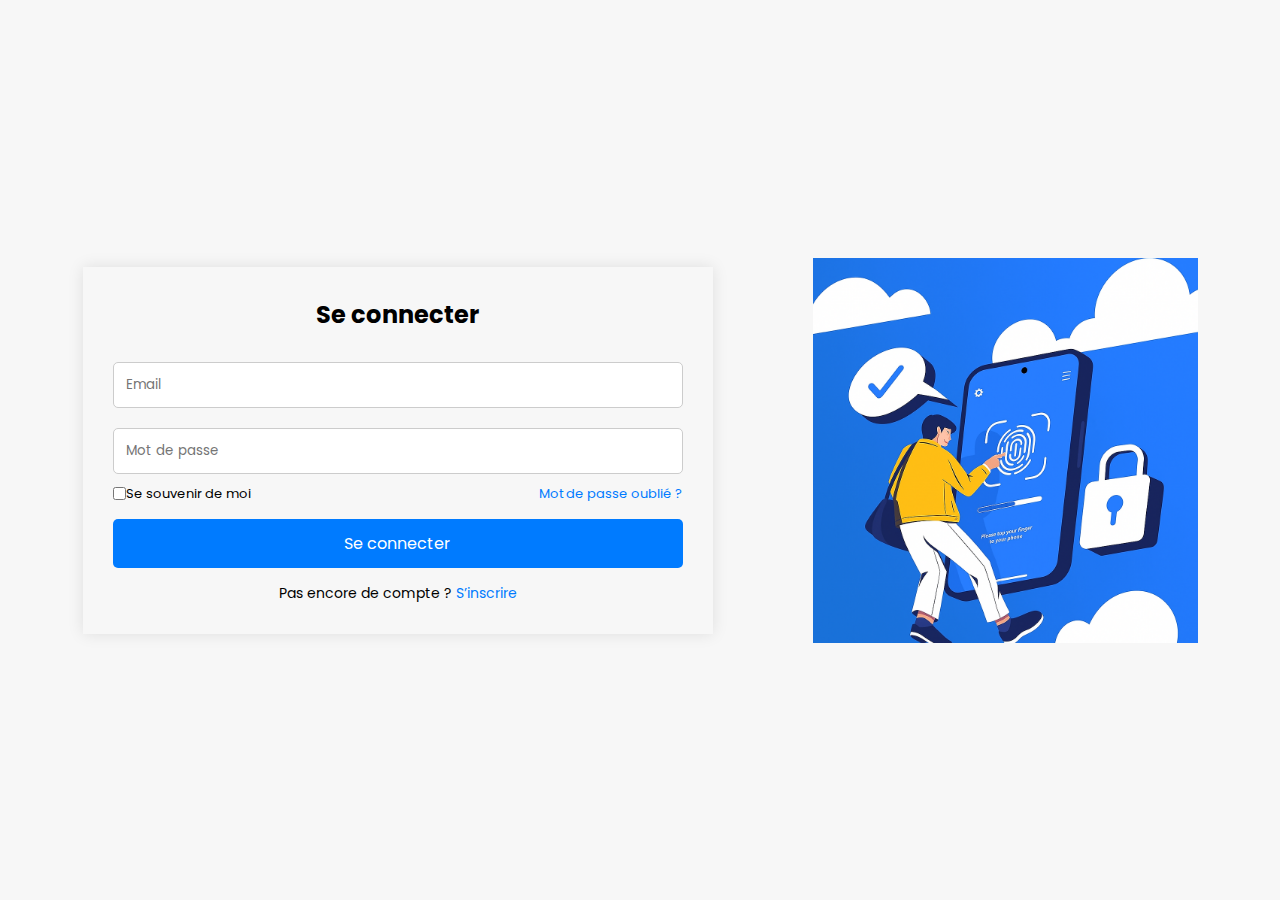
<file: Pages/conn.html>
<html lang="fr">
<head>
    <meta charset="UTF-8">
    <meta name="viewport" content="width=device-width, initial-scale=1.0">
    <title>Page de connection</title>
     <link rel="stylesheet" href="index.html">
     <link rel="stylesheet" href="style.css">
     
</head>
<body>
    <!--
    <h2>Se connecter</h2>
    <div class="conn">
    <form action="">
        <label for="">Email:</label>
        <input type="email">
        <label for="">Mot de passe:</label>
        <input type="password"><br>
        <button type="submit">Connexion</button>
        
    </form>
    </div> -->

    
  <style>
    @import url('https://fonts.googleapis.com/css2?family=Poppins:ital,wght@0,100;0,200;0,300;0,400;0,500;0,600;0,700;0,800;0,900;1,100;1,200;1,300;1,400;1,500;1,600;1,700;1,800;1,900&family=Roboto:ital,wght@0,100..900;1,100..900&display=swap');

    body {
      font-family: 'Poppins', sans-serif;
      background:rgba(245, 245, 245, 0.765);
      display: flex;
      align-items: center;
      justify-content: center;
      height: 100vh;
      margin: 0;
    }

    .login-container {
    
      padding: 30px;
      
      
      box-shadow: 0 0 15px rgba(0,0,0,0.1); 
    }

    .login-container h2 {
      text-align: center;
      margin-bottom: 20px;
    }

    .login-container input[type="email"],
    .login-container input[type="password"] {
      width: 100%;
      padding: 12px;
      margin: 10px 0;
      border: 1px solid #ccc;
      border-radius: 5px;
      box-sizing: border-box;
    }

    .login-container .remember {
      display: flex;
      justify-content: space-between;
      align-items: center;
      font-size: 13px;
    }

    .login-container .remember label {
      display: flex;
      align-items: center;
    }

    .btn_conn {
      width: 100%;
      padding: 12px;
      background-color:#007bff;
      color: #fff;  
      border: none;
      border-radius: 5px;
      margin-top: 15px;
      cursor: pointer;
      font-size: 16px;
    }

    
  

    

    .login-container .signup {
      text-align: center;
      margin-top: 15px;
      font-size: 14px;
    }

    .login-container a {
      color: #007bff;
      text-decoration: none;
    }

    .login-container a:hover {
      text-decoration: none;
    }
    .connexion{
        display: flex;
        flex-wrap: wrap;
        justify-content:space-evenly;
        align-items: center; 
    }
    .connexion img{
        margin-left: 100px;
        
    }
    
@media (max-width: 768px) {
  .connexion {
    font-size: 3.4rem; /* Réduit légèrement la taille sur les écrans moyens */
    width: 80%;
     position: relative;
    top:  10rem;
   
  }
  .img_illus_connection{
    display: none;

  }
  .connexion h2{
      font-size: 40px;
    }
    


}
@media (max-width: 768px) {
  .connexion div img{
    font-size: 3.4rem; /* Réduit légèrement la taille sur les écrans moyens */
    position: relative;
    right: 95px;
    overflow: hidden;
   
  }
}




  </style>
</head>
<body>
    <div class="connexion">
  <form class="login-container" method="post" action="">
    <h2>Se connecter</h2>

    <input type="email" name="email" placeholder="Email" >
    <input type="password" name="mot_de_passe" placeholder="Mot de passe" >

    <div class="remember">
      <label><input type="checkbox" name="remember"> Se souvenir de moi</label>
      <a href="#">Mot de passe oublié ?</a>
    </div>
    <!-- Redirection vers le tableau de bord -->
    <a href="tableau_de_bord.html" ><button class="btn_conn">Se connecter</button></a>
    <!-- <a href="tableau_de_bord.html">Voir le tableau de bord</a> -->

    <div class="signup">
      Pas encore de compte ?  <a href="page_inscription.html">S’inscrire</a>
    </div>
  </form>

    <div>
        <img class="img_illus_connection" src="assets/ins_conn_img.png " style="width:385px" style="height:385px" alt="page de connexion">
    </div>
  </div>
</body>
</html>
</body>
</html>
</file>
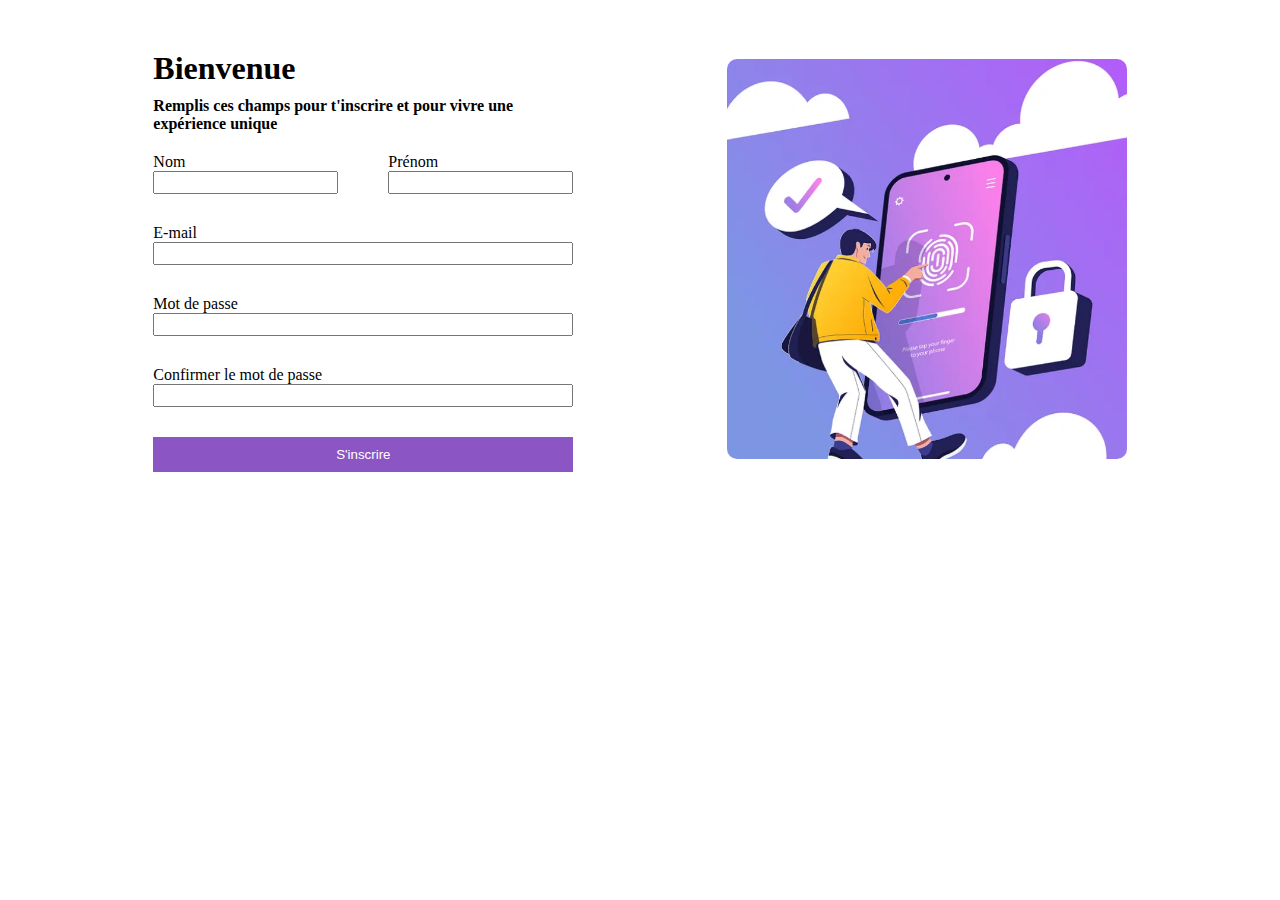
<file: Pages/page_inscription.html>
<!DOCTYPE html>
<html lang="en">
<head>
    <meta charset="UTF-8">
    <meta name="viewport" content="width=device-width, initial-scale=1.0">
    <title>Inscription_FundManage</title>
    <style>
        *{
            padding: 0;
            margin: 0;
        }
        a{
            cursor: pointer;
        }
        form{
            padding-top: 0px;
            display: flex;
            flex-direction: column;
            
        }
        form h1 {
            margin-bottom:10px;
        }
        form input{
            margin-bottom:30px;
        }
        .div_nom input{
            margin-right:50px;
            

        }
        input{
            padding:2px;
        }
        input:focus{
            border-color: rgb(140, 85, 196);
        }
        
        .div_nom_prenom{
            display: flex;
            justify-content: space-between;
            margin-top: 20px;
        }
        .div_img_inscription img{
            width:400px;
            height:400px;
            border-radius: 10px;
        }
        .container_page_inscription{
            padding-top: 50px;
            display: flex;
            flex-wrap: wrap;
            justify-content: space-evenly;
            align-items: center;

            
        }
        .boutton_envoyer{
            background-color:  rgb(140, 85, 196);
            color:white;
            border: none;
            padding: 10px 0;
        }
    </style>

</head>
<body>

 <div class="container_page_inscription">
    <form action="">
        <h1>Bienvenue</h1>
        <h4>Remplis ces champs pour t'inscrire  et pour vivre une <br> expérience unique </h4>
        <div class="div_nom_prenom">
            <div class="div_nom">
                <label for="Nom">Nom</label> <br>
                <input type="text" name="" id="Nom">
            </div>
            <div class="div_prenom">
                <label for="">Prénom</label> <br>
                <input type="text" name="" id="">
            </div> 
        </div>  
        
            <label for="">E-mail</label>
            <input type="email" name="" id="">
            <label for="">Mot de passe</label>
            <input type="email" name="" id="">
            <label for="">Confirmer le mot de passe</label>
            <input type="password" name="" id="">
            
            <button class="boutton_envoyer">S'inscrire</button>

        
            <p></p>
           
    </form>
    <div class="div_img_inscription" >
        <img src="assets/inscription.PNG" alt="image illustrative de l'inscription">
    </div>
 </div>
    
</body>
</html>
</file>
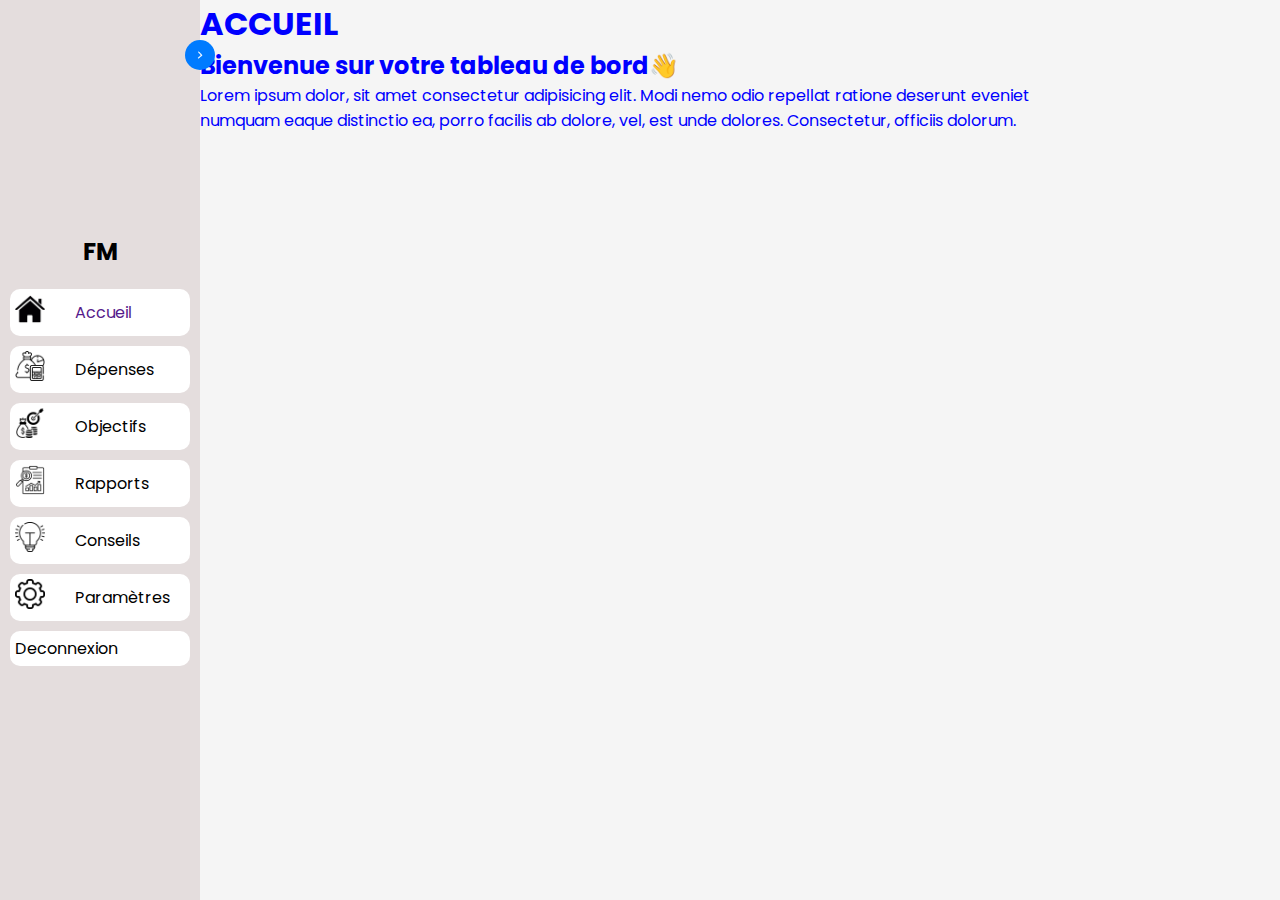
<file: Pages/tableau_de_bord.html>
<!DOCTYPE html>
<html lang="fr">
<head>
    <meta charset="UTF-8">
    <meta name="viewport" content="width=device-width, initial-scale=1.0">
    <title>Tableau de bord</title>

    <!--Liaison avec le fichier css -->    
    <link rel="stylesheet" href="styles/style_tableau_bord.css">
    
</head>

<body>
<div>

</div>
    <div class="tableau_bord">
        <div class="container" >
            
            
        
            <ul class="sidebar_tbord">
                <div class="header_tbord">
                    <span><h2>FM</h2></span>
                    <!-- <span class="text"><h4>Dashboard </h4></span> -->
                </div>
                <span class="span_switch" ><img src="assets/icon_switch.png" class="icon_switch" alt=""></span>
                <li data-target="accueil"> 
                    <span>
                        <img src="assets/page-daccueil_icon.png" alt="">
                    </span>
                    <a href="" class="text">
                       <span> Accueil </span>
                    </a>
                </li>                
                <li  data-target="depenses">
                    <span>
                        <img src="assets/depenses_icon.png" alt="">
                    </span>

                    <a  class="text" >Dépenses</a>
                </li>
                <li data-target="Objectifs">
                    <span>
                        <img src="assets/objectifs-financiers_icon.png" alt="">
                    </span>

                    <a class="text">Objectifs</a>
                </li>
                <li data-target="rapports">
                    <span>
                        <img src="assets/rapport_icone.png" alt="">
                    </span>

                    <a class="text">Rapports</a>
                </li>
                <li data-target="conseils">
                    <span>
                        <img src="assets/conseils_icon.png" alt="">
                    </span>

                    <a class="text">Conseils</a>
                </li>
                <li data-target="Paramètres">
                    <span>
                        <img src="assets/parametres_icon.png" alt="">
                    </span>

                    <a  class="text">Paramètres</a>
                </li>
                <li class="déconnexion" onclick="alert('Vous voulez vous déconnecter apparement ')">
                    <span>

                    </span>
                    <a >Deconnexion</a>
                </li>

            </ul>
            <div  class="div_content">
                <div id="accueil" class="page active div_accueil_tb">
                    <h1>ACCUEIL</h1>
                    <h2>Bienvenue sur votre tableau de bord👋</h2>
                    <p>Lorem ipsum dolor, sit amet consectetur adipisicing elit. Modi nemo odio repellat ratione deserunt eveniet numquam eaque distinctio ea, porro facilis ab dolore, vel, est unde dolores. Consectetur, officiis dolorum.</p>
                </div>
                
                <div  id="depenses"  class="page div_depenses_tb">
                    <h1>Ici s'affiche les dépenses</h1>
                    <p>Lorem ipsum dolor sit amet consectetur adipisicing elit. Perspiciatis dolorem vitae culpa. Non deleniti laboriosam, pariatur, placeat soluta quo iste id ullam doloremque
                         quis recusandae praesentium obcaecati tempora reprehenderit eius.</p>
                </div>
                
                <div id="Objectifs" class="page">
                    <h1>Ici c'est la page Objectifs </h1>
                    <p>Lorem ipsum dolor sit, amet consectetur adipisicing elit. Cumque cupiditate pariatur, quae tempore provident
                         blanditiis ipsum reprehenderit eligendi aliquam deleniti sit nostrum commodi totam quidem porro maiores quia inventore sunt?</p>
                </div>
                
                <div id="rapports" class="page">
                    <h1> Ici c'est la page Rapports</h1>
                    <p>Lorem ipsum dolor sit amet consectetur, adipisicing elit. Consequatur itaque incidunt a quia at doloremque repellat ab sed iure soluta, consectetur porro officia iste. Delectus neque quo provident nesciunt quos!</p>
                </div>
                <div  id="conseils" class="page">
                    <h1> Ici c'est la page Conseils</h1>
                    <p>Lorem ipsum dolor sit, amet consectetur adipisicing elit. Facilis, commodi rerum? Nesciunt atque quas similique, ducimus nulla eos consectetur libero repellat recusandae rem 
                        facilis, laudantium neque aliquam voluptatum. Cumque, praesentium.</p>
                </div>
                <div id="Paramètres" class="page">
                    <h1> Ici c'est la page Paramètres</h1>
                    <p>Lorem ipsum dolor, sit amet consectetur adipisicing elit. Corrupti, animi. Obcaecati rem natus voluptatum deleniti recusandae? Sit quibusdam asperiores elig
                        endi iste nisi autem ipsum? Quas aliquid facilis harum reprehenderit possimus?</p>
                </div>
                       
                

            </div>
                     
       </div>
    <!-- Liaison avec le fichier JavaScript  -->
    <script  src="Script_javaScript/script_tableau_bord.js"></script>
      
</body>
</html>
</file>
<file: Pages/style.css>
@import url('https://fonts.googleapis.com/css2?family=Poppins:ital,wght@0,100;0,200;0,300;0,400;0,500;0,600;0,700;0,800;0,900;1,100;1,200;1,300;1,400;1,500;1,600;1,700;1,800;1,900&family=Roboto:ital,wght@0,100..900;1,100..900&display=swap');
*{
    padding: 0;
    margin: 0;
    font-family: 'Poppins',sans-serif;
    box-sizing:  border-box;
}
body{
    
    align-items: center;
    justify-content:center;
    min-height: 100vh;
    background: rgba(245, 245, 245, 0.765);
}
#header{
    display:inline-flex;
    
}
#header .static-txt{
    color:rgb(1, 1, 108) ;
    font-size: 60px;
    font-weight: 400;
    display: flex;
    margin: 16px;
    
}
#header .dynamic-txts{
    margin-left:20px;
    height: 90px;
    line-height: 90px;
    overflow: hidden;
    margin: 16px;
    
}
.dynamic-txts li{
    color:blue;
    list-style: none;
    font-size: 60px;
    font-weight: 500;
    position: relative;
    top: 0;
    animation: slide 6s steps(4) infinite;
}
@keyframes slide {
    100%{
        top: -360px;
    }
}

.dynamic-txts li span{
    position: relative;
}

.dynamic-txts li span::after{
    content: "";
    position:absolute;
    left:0;
    height: 100%;
    width: 100%;
    background:white;
    border-left:5px solid ;
    animation: typing 6s steps(10) infinite;
} 
@keyframes typing{
    100%{
        left:100%;
        margin:0 -35px 0 35px;
    } 
    
}
p{
    margin: 16px;
    padding: 16px;
    font-size: 25px;
}
.buttons {
  display: flex;
  gap: 15px;
  margin-top: 20px;
  padding: 16px;
  margin: 16px;

}

.btn-primary, .btn-secondary {
  padding: 12px 25px;
  font-size: 16px;
  font-weight: 500;
  text-decoration: none;
  border-radius: 8px;
  text-align: center;
  transition: all 0.3s ease;
  cursor: pointer;
}

.btn-primary {
  background-color: #007bff; /* Couleur bleu */
  color: white;
  border: none;
}

.btn-primary:hover {
  background-color: #0056b3; /* Bleu plus foncé au survol */
}

.btn-secondary {
  background-color: white;
  color: #007bff;
  border: 2px solid #007bff;
}

.btn-secondary:hover {
  background-color: #e6f0ff; /* Bleu très clair au survol */
}

.call{
    color: white;
    background:#007bff;
    padding: 60px;
    margin-top: 30px;
    text-align: center;
    font-size: 20px;
}

 .bu{
  border-radius: 8px;
  text-align: center;
  padding: 15px;
  text-decoration: none;
  justify-content: center;
  transition: all 0.3s ease;
  cursor: pointer;
  background-color: white;
  color: #007bff;
  border: 2px solid #007bff ;
  position: relative;
  top: 30px;
  
 
  
}
.bu:hover{
 background-color:#e6f0ff; 
}
</file>
<file: Pages/styles/style_tableau_bord.css>
/* Application de la police sur cette page  */
        @import url('https://fonts.googleapis.com/css2?family=Poppins:ital,wght@0,100;0,200;0,300;0,400;0,500;0,600;0,700;0,800;0,900;1,100;1,200;1,300;1,400;1,500;1,600;1,700;1,800;1,900&family=Roboto:ital,wght@0,100..900;1,100..900&display=swap');
        *{
            padding: 0;
            margin: 0;
            box-sizing: border-box;
            text-decoration: none;
            list-style:none;
            font-family: 'Poppins', sans-serif;
        }
        .sidebar_tbord{
            display: flex;
            flex-direction: column;
            justify-content: center;
            align-items: center;
            z-index:100;
            width: 200px;      
            height:100vh;
            gap:10px;
            
            position: fixed;
            top: 0;
            left: 0;
            background:rgb(228, 221, 221);
        }
        .sidebar_tbord li{
            margin:0 10px;
            margin-right:10px;
            width: 90%;
            padding: 5px ;
            border-radius: 10px;

            background-color: white;
            display: flex;
            align-items:center;
            transition:background .4s;
           
        }
        .sidebar_tbord li:hover{
            background-color:#007bff;       
        }
        .sidebar_tbord li:hover a{
            color: white;
        }
        .sidebar_tbord li:hover span img{
            background-color:;
        }
        .sidebar_tbord li img{
            width: 30px;
            height:30px;
            margin-right: 30px;


        }

        .tableau_bord{            
            width:250px;
            border-top-left-radius: 20px;
            border-bottom-left-radius:20px;
            height:100vh;
            background:rgb(228, 221, 221);
            padding-right:50px;
            
        }
        .tableau_bord .container{
            width: 100VW;
            height: 100vh;
            
            display: flex;
            justify-content:flex-start ;
            background-color:whitesmoke;

        }
        .div_content{
            width:70vw;
            height:100vh;
            position: absolute;
            top: 0;
            right: 0;
            left:200px;
            background-color: ;
        }
        .page{
            display:none;
        }
        .page.active{
            display: block;
        }
        
            
        
        .div_accueil_tb{
            color: blue;
        }
        /* .container .sidebar_tbord::after{
            content: '>';
            font-weight: 800;
            background-color: cyan; 
            color: whitesmoke;
            
            padding:5px;
            display:flex;
            justify-content:center;
            align-items: center;
            border-radius: 50%;
        } */
        
        
        .icon_switch{
            position: absolute;
            top: 40px;           
            right:-15px;
            width: 30px;   
            height: 30px;         
            background-color: #007bff;
            border-radius:50%;

        }
    /* css pour cacher ou afficher la sidebar */
    .sidebar_tbord.close{
        width:65px;
        padding:0 10px;

    }
    .sidebar_tbord{
        transition: .8s;
    }
    .sidebar_tbord .text{
        transition: 0.4s;
    }
    .sidebar_tbord.close .text{
        opacity: 0;
    }
</file>
